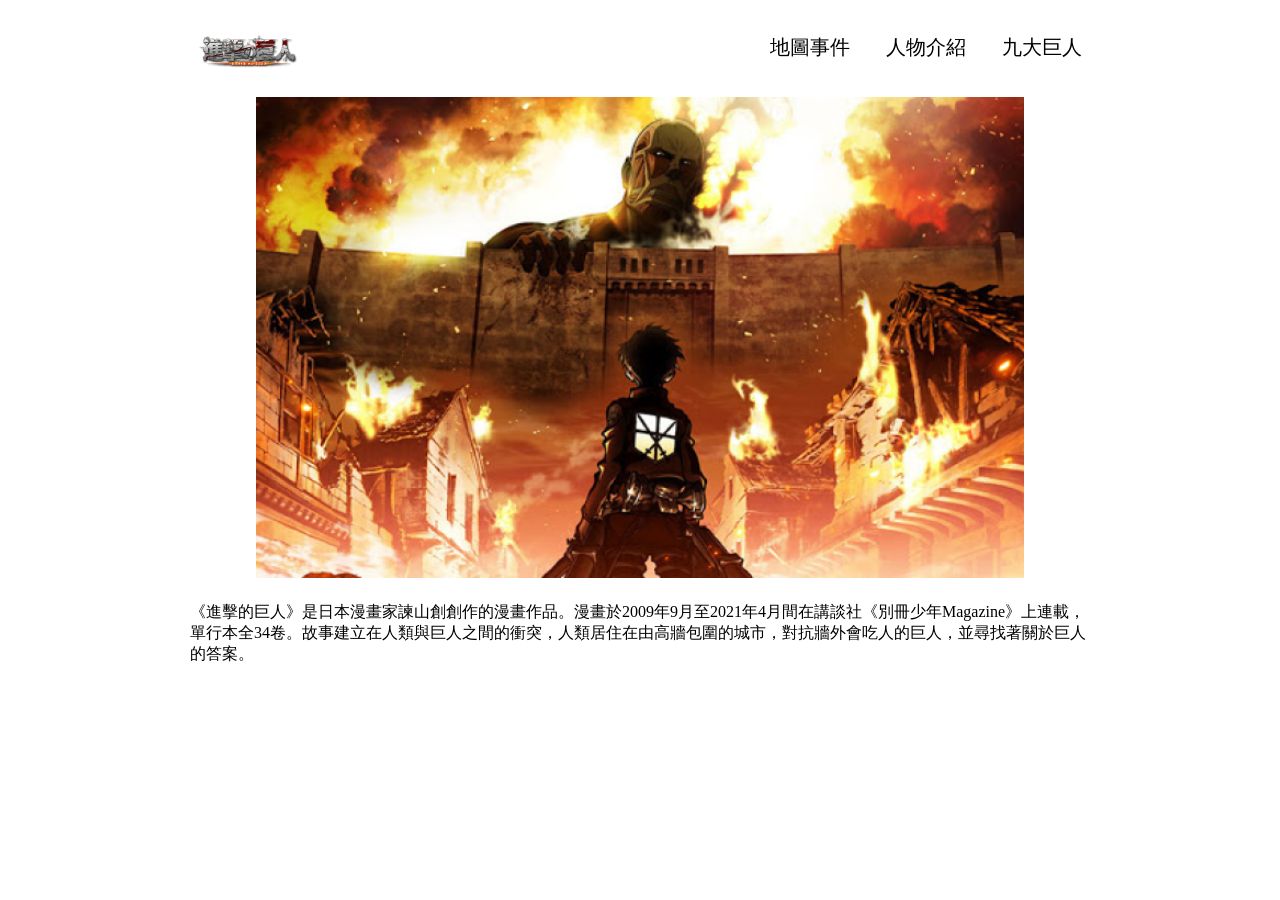
<file: index.html>
<!DOCTYPE html>
<html lang="en">
<head>
    <meta charset="UTF-8">
    <meta name="viewport" content="width=device-width, initial-scale=1.0">   
    <link rel="stylesheet" href="style.css">
    <title>Document</title>
</head>
<body>
    <header class="page-header">
        <h1><a href="index.html"><img class="logo" src="1.png" alt=""></a></h1>
        <nav>
            <ul class="main-nav">
                <li><a href="wall.html">地圖事件</a></li>
                <li><a href="Menu.html">人物介紹</a></li>
                <li><a href="contact.html">九大巨人</a></li>
            </ul>
        </nav>
        
    </header>
    <div >
        <img class="banner" src="2.jpg" alt="">
        <p class="one">《進擊的巨人》是日本漫畫家諫山創創作的漫畫作品。漫畫於2009年9月至2021年4月間在講談社《別冊少年Magazine》上連載，單行本全34卷。故事建立在人類與巨人之間的衝突，人類居住在由高牆包圍的城市，對抗牆外會吃人的巨人，並尋找著關於巨人的答案。</p>
    </div>

</div>
</body>
</html>
</file>
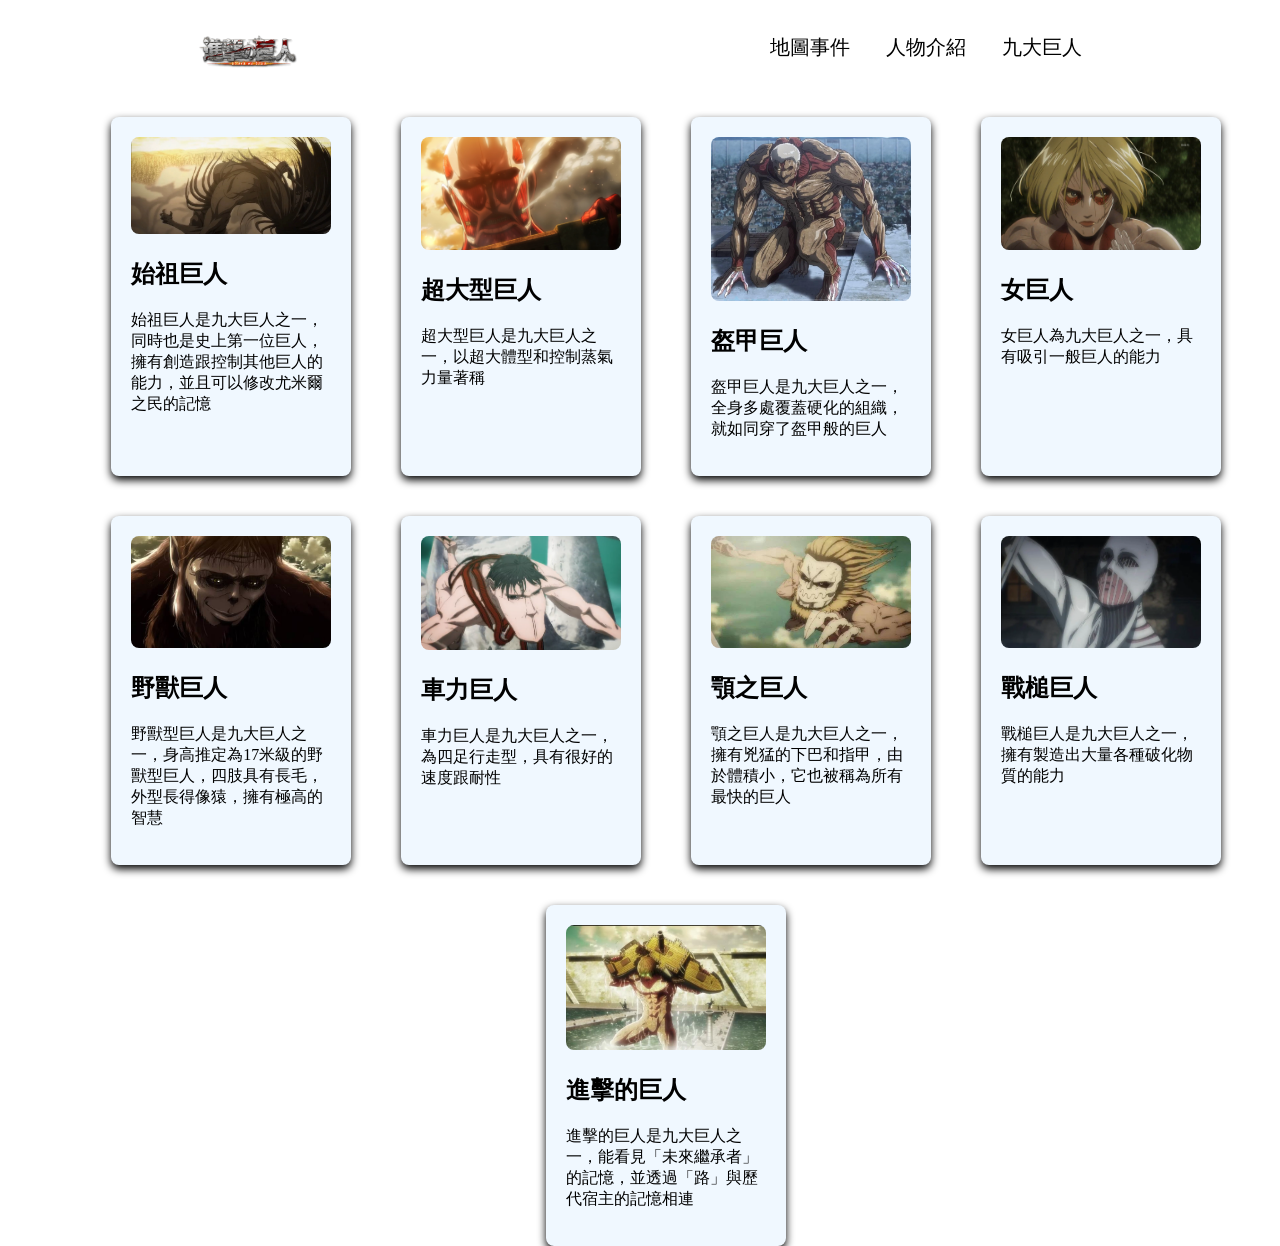
<file: contact.html>
<!DOCTYPE html>
<html lang="en">
<head>
    <meta charset="UTF-8">
    <meta name="viewport" content="width=device-width, initial-scale=1.0">   
    <link rel="stylesheet" href="style.css">
    <title>Document</title>
</head>
<body>
    <header class="page-header">
        <h1><a href="index.html"><img class="logo" src="1.png" alt=""></a></h1>
        <nav>
            <ul class="main-nav">
                <li><a href="wall.html">地圖事件</a></li>
                <li><a href="Menu.html">人物介紹</a></li>
                <li><a href="contact.html">九大巨人</a></li>
            </ul>
        </nav>
        
    </header>
    <div class="sp wp">
    <div class="cad">
        <img class="ph" src="43.jpg" alt="">
        <h2>始祖巨人</h2>
        <p>始祖巨人是九大巨人之一，同時也是史上第一位巨人，擁有創造跟控制其他巨人的能力，並且可以修改尤米爾之民的記憶</p>
    </div>
    <div class="cad">
        <img class="ph" src="42.png" alt="">
        <h2>超大型巨人</h2>
        <p>超大型巨人是九大巨人之一，以超大體型和控制蒸氣力量著稱</p>
    </div>
    <div class="cad">
        <img class="ph" src="44.jpg" alt="">
        <h2>盔甲巨人</h2>
        <p>盔甲巨人是九大巨人之一，全身多處覆蓋硬化的組織，就如同穿了盔甲般的巨人</p>
    </div>
    <div class="cad">
        <img class="ph" src="45.jpg" alt="">
        <h2>女巨人</h2>
        <p>女巨人為九大巨人之一，具有吸引一般巨人的能力</p>
    </div>
    <div class="cad">
        <img class="ph" src="46.jpg" alt="">
        <h2>野獸巨人</h2>
        <p>野獸型巨人是九大巨人之一，身高推定為17米級的野獸型巨人，四肢具有長毛，外型長得像猿，擁有極高的智慧</p>
    </div>
    <div class="cad">
        <img class="ph" src="43.png" alt="">
        <h2>車力巨人</h2>
        <p>車力巨人是九大巨人之一，為四足行走型，具有很好的速度跟耐性</p>
    </div>
    <div class="cad">
        <img class="ph" src="47.jpg" alt="">
        <h2>顎之巨人</h2>
        <p>顎之巨人是九大巨人之一， 擁有兇猛的下巴和指甲，由於體積小，它也被稱為所有最快的巨人</p>
    </div>
    <div class="cad">
        <img class="ph" src="48.jpg" alt="">
        <h2>戰槌巨人</h2>
        <p>戰槌巨人是九大巨人之一，擁有製造出大量各種破化物質的能力</p>
    </div>
    <div class="cad">
        <img class="ph" src="49.jpg" alt="">
        <h2>進擊的巨人</h2>
        <p>進擊的巨人是九大巨人之一，能看見「未來繼承者」的記憶，並透過「路」與歷代宿主的記憶相連</p>
    </div>
    </div>
</body>
</html>
</file>
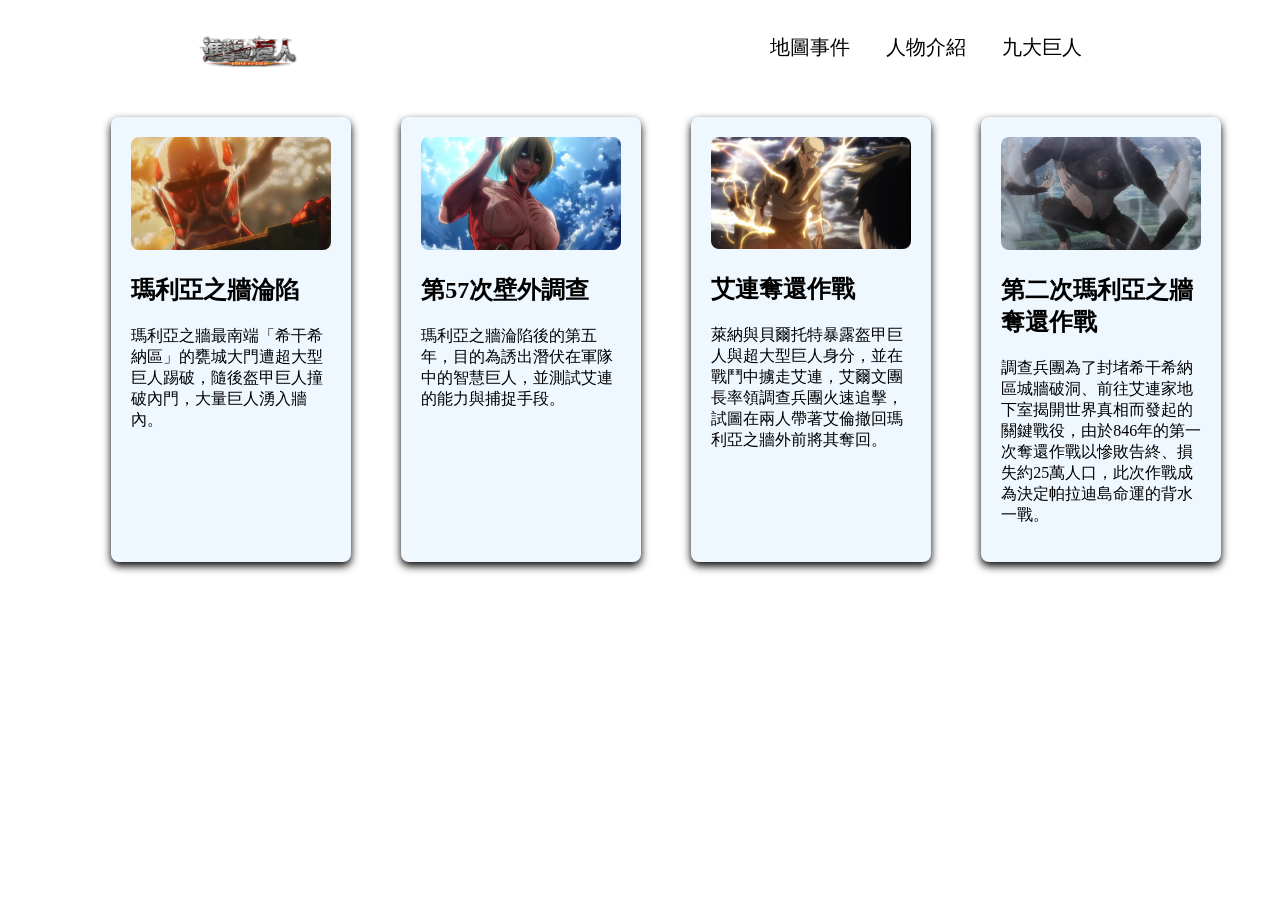
<file: maria.html>
<!DOCTYPE html>
<html lang="en">
<head>
    <meta charset="UTF-8">
    <meta name="viewport" content="width=device-width, initial-scale=1.0">   
    <link rel="stylesheet" href="style.css">
    <title>Document</title>
</head>
<body>
    <header class="page-header">
        <h1><a href="index.html"><img class="logo" src="1.png" alt=""></a></h1>
        <nav>
            <ul class="main-nav">
                <li><a href="wall.html">地圖事件</a></li>
                <li><a href="Menu.html">人物介紹</a></li>
                <li><a href="contact.html">九大巨人</a></li>
            </ul>
        </nav>
        
    </header>
    <div class="sp wp">
    <div class="cad">
        <img class="ph" src="8.jpg" alt="">
        <h2>瑪利亞之牆淪陷</h2>
        <p>瑪利亞之牆最南端「希干希納區」的甕城大門遭超大型巨人踢破，隨後盔甲巨人撞破內門，大量巨人湧入牆內。</p>
    </div>
    <div class="cad">
        <img class="ph" src="9.png" alt="">
        <h2>第57次壁外調查</h2>
        <p>瑪利亞之牆淪陷後的第五年，目的為誘出潛伏在軍隊中的智慧巨人，並測試艾連的能力與捕捉手段。</p>
    </div>
    <div class="cad">
        <img class="ph" src="10.jpg" alt="">
        <h2>艾連奪還作戰</h2>
        <p>萊納與貝爾托特暴露盔甲巨人與超大型巨人身分，並在戰鬥中擄走艾連，艾爾文團長率領調查兵團火速追擊，試圖在兩人帶著艾倫撤回瑪利亞之牆外前將其奪回。</p>
    </div>
    <div class="cad">
        <img class="ph" src="11.jpg" alt="">
        <h2>第二次瑪利亞之牆奪還作戰</h2>
        <p>調查兵團為了封堵希干希納區城牆破洞、前往艾連家地下室揭開世界真相而發起的關鍵戰役，由於846年的第一次奪還作戰以慘敗告終、損失約25萬人口，此次作戰成為決定帕拉迪島命運的背水一戰。</p>
    </div>
    </div>
</div>
</body>
</html>
</file>
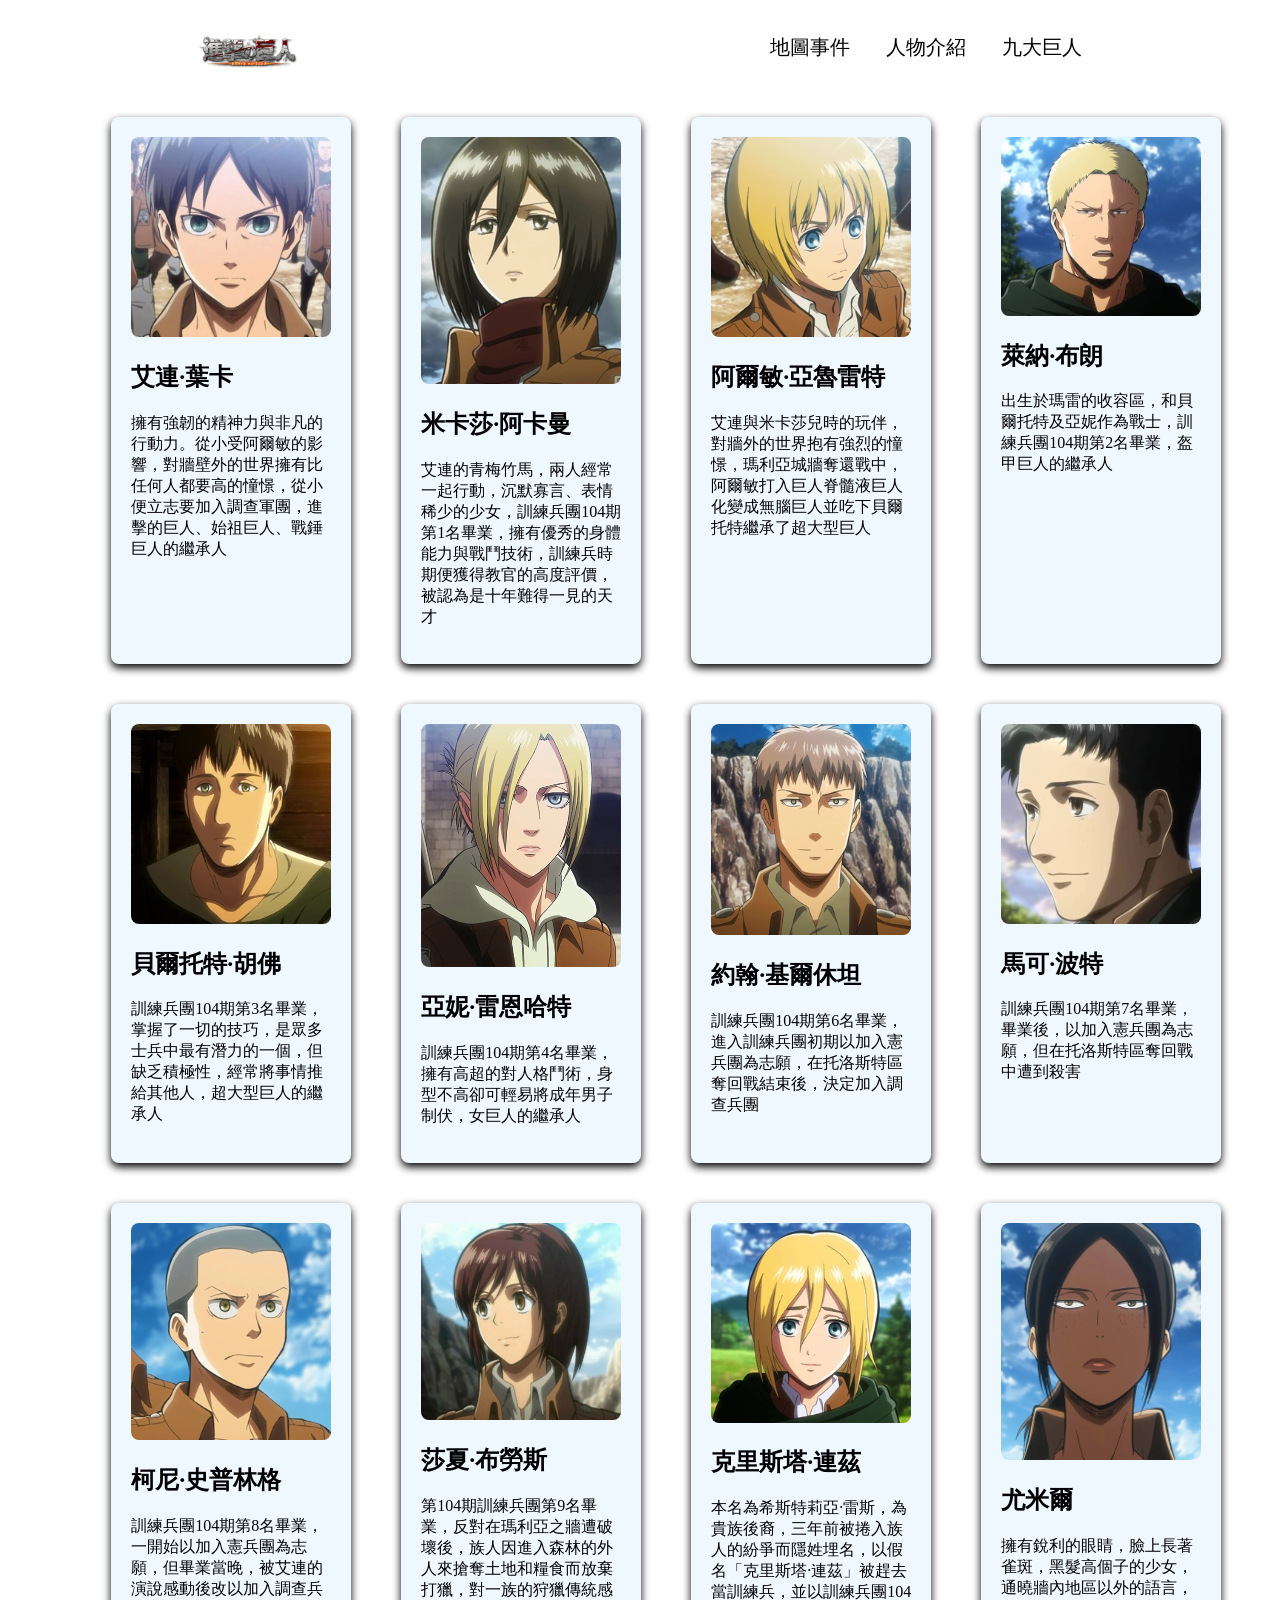
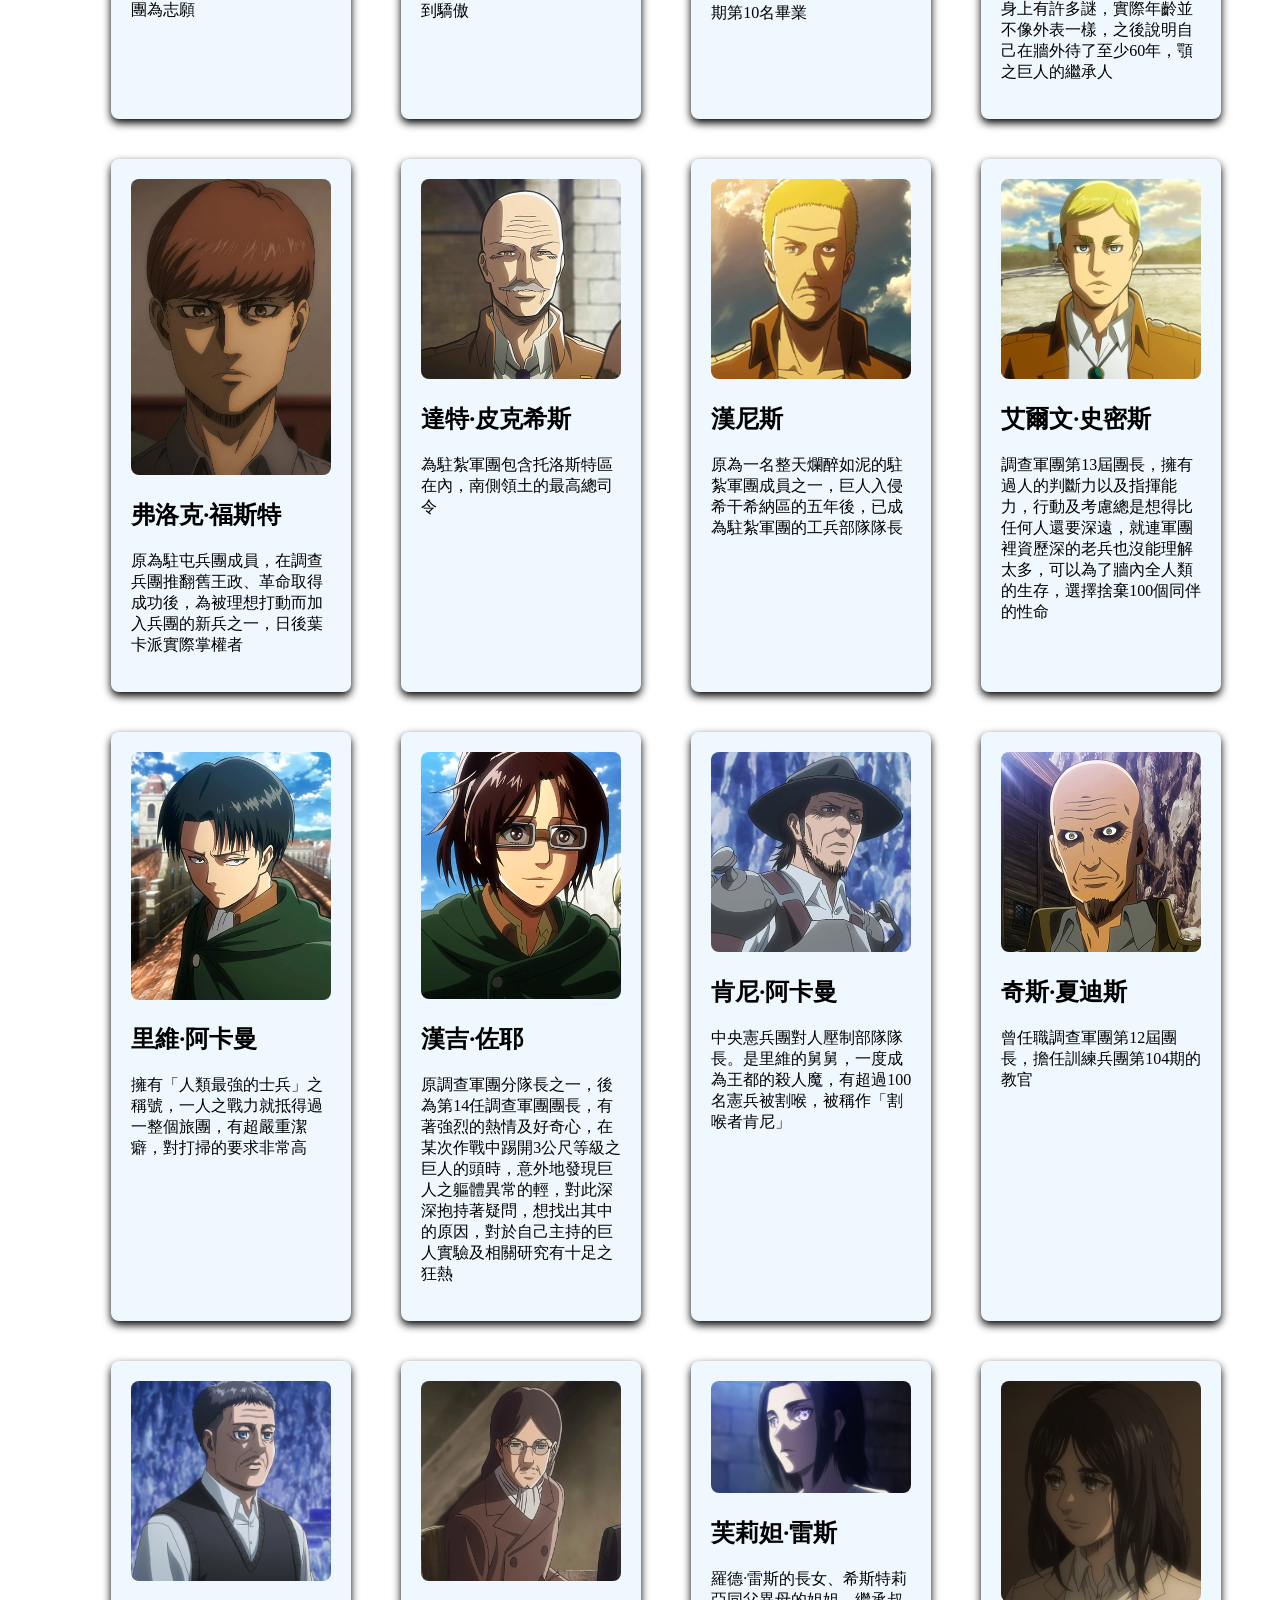
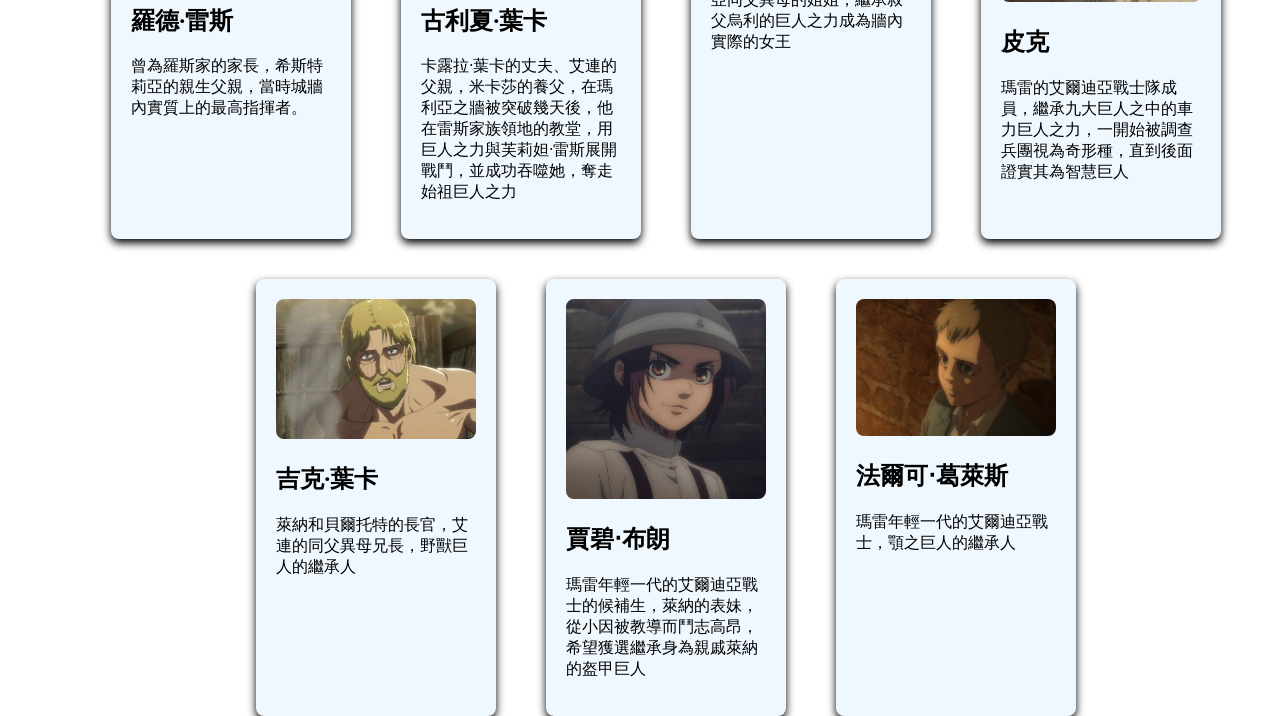
<file: Menu.html>
<!DOCTYPE html>
<html lang="en">
<head>
    <meta charset="UTF-8">
    <meta name="viewport" content="width=device-width, initial-scale=1.0">   
    <link rel="stylesheet" href="style.css">
    <title>Document</title>
</head>
<body>
    <header class="page-header">
        <h1><a href="index.html"><img class="logo" src="1.png" alt=""></a></h1>
        <nav>
            <ul class="main-nav">
                <li><a href="wall.html">地圖事件</a></li>
                <li><a href="Menu.html">人物介紹</a></li>
                <li><a href="contact.html">九大巨人</a></li>
            </ul>
        </nav>
        
    </header>
    <div class="sp wp">
    <div class="cad">
        <img class="ph" src="18.jpg" alt="">
        <h2>艾連·葉卡</h2>
        <p>擁有強韌的精神力與非凡的行動力。從小受阿爾敏的影響，對牆壁外的世界擁有比任何人都要高的憧憬，從小便立志要加入調查軍團，進擊的巨人、始祖巨人、戰錘巨人的繼承人</p>
    </div>
    <div class="cad">
        <img class="ph" src="19.jpg" alt="">
        <h2>米卡莎·阿卡曼</h2>
        <p>艾連的青梅竹馬，兩人經常一起行動，沉默寡言、表情稀少的少女，訓練兵團104期第1名畢業，擁有優秀的身體能力與戰鬥技術，訓練兵時期便獲得教官的高度評價，被認為是十年難得一見的天才</p>
    </div>
    <div class="cad">
        <img class="ph" src="17.jpg" alt="">
        <h2>阿爾敏·亞魯雷特</h2>
        <p>艾連與米卡莎兒時的玩伴，對牆外的世界抱有強烈的憧憬，瑪利亞城牆奪還戰中，阿爾敏打入巨人脊髓液巨人化變成無腦巨人並吃下貝爾托特繼承了超大型巨人</p>
    </div>
    <div class="cad">
        <img class="ph" src="21.jpg" alt="">
        <h2>萊納·布朗</h2>
        <p>出生於瑪雷的收容區，和貝爾托特及亞妮作為戰士，訓練兵團104期第2名畢業，盔甲巨人的繼承人</p>
    </div>
    <div class="cad">
        <img class="ph" src="22.jpg" alt="">
        <h2>貝爾托特·胡佛</h2>
        <p>訓練兵團104期第3名畢業，掌握了一切的技巧，是眾多士兵中最有潛力的一個，但缺乏積極性，經常將事情推給其他人，超大型巨人的繼承人</p>
    </div>
    <div class="cad">
        <img class="ph" src="20.jpg" alt="">
        <h2>亞妮·雷恩哈特</h2>
        <p>訓練兵團104期第4名畢業，擁有高超的對人格鬥術，身型不高卻可輕易將成年男子制伏，女巨人的繼承人</p>
    </div>
    <div class="cad">
        <img class="ph" src="23.jpg" alt="">
        <h2>約翰·基爾休坦</h2>
        <p>訓練兵團104期第6名畢業，進入訓練兵團初期以加入憲兵團為志願，在托洛斯特區奪回戰結束後，決定加入調查兵團</p>
    </div>
    <div class="cad">
        <img class="ph" src="24.jpg" alt="">
        <h2>馬可·波特</h2>
        <p>訓練兵團104期第7名畢業，畢業後，以加入憲兵團為志願，但在托洛斯特區奪回戰中遭到殺害</p>
    </div>
    <div class="cad">
        <img class="ph" src="25.jpg" alt="">
        <h2>柯尼·史普林格</h2>
        <p>訓練兵團104期第8名畢業，一開始以加入憲兵團為志願，但畢業當晚，被艾連的演說感動後改以加入調查兵團為志願</p>
    </div>
    <div class="cad">
        <img class="ph" src="26.jpg" alt="">
        <h2>莎夏·布勞斯</h2>
        <p>第104期訓練兵團第9名畢業，反對在瑪利亞之牆遭破壞後，族人因進入森林的外人來搶奪土地和糧食而放棄打獵，對一族的狩獵傳統感到驕傲</p>
    </div>
    <div class="cad">
        <img class="ph" src="27.jpg" alt="">
        <h2>克里斯塔·連茲</h2>
        <p>本名為希斯特莉亞·雷斯，為貴族後裔，三年前被捲入族人的紛爭而隱姓埋名，以假名「克里斯塔·連茲」被趕去當訓練兵，並以訓練兵團104期第10名畢業</p>
    </div>
    <div class="cad">
        <img class="ph" src="28.jpg" alt="">
        <h2>尤米爾</h2>
        <p>擁有銳利的眼睛，臉上長著雀斑，黑髮高個子的少女，通曉牆內地區以外的語言，身上有許多謎，實際年齡並不像外表一樣，之後說明自己在牆外待了至少60年，顎之巨人的繼承人</p>
    </div>
    <div class="cad">
        <img class="ph" src="29.jpg" alt="">
        <h2>弗洛克·福斯特</h2>
        <p>原為駐屯兵團成員，在調查兵團推翻舊王政、革命取得成功後，為被理想打動而加入兵團的新兵之一，日後葉卡派實際掌權者</p>
    </div>
    <div class="cad">
        <img class="ph" src="30.jpg" alt="">
        <h2>達特·皮克希斯</h2>
        <p>為駐紮軍團包含托洛斯特區在內，南側領土的最高總司令</p>
    </div>
    <div class="cad">
        <img class="ph" src="31.jpg" alt="">
        <h2>漢尼斯</h2>
        <p>原為一名整天爛醉如泥的駐紮軍團成員之一，巨人入侵希干希納區的五年後，已成為駐紮軍團的工兵部隊隊長</p>
    </div>
    <div class="cad">
        <img class="ph" src="32.jpg" alt="">
        <h2>艾爾文·史密斯</h2>
        <p>調查軍團第13屆團長，擁有過人的判斷力以及指揮能力，行動及考慮總是想得比任何人還要深遠，就連軍團裡資歷深的老兵也沒能理解太多，可以為了牆內全人類的生存，選擇捨棄100個同伴的性命</p>
    </div>
    <div class="cad">
        <img class="ph" src="33.jpg" alt="">
        <h2>里維·阿卡曼</h2>
        <p>擁有「人類最強的士兵」之稱號，一人之戰力就抵得過一整個旅團，有超嚴重潔癖，對打掃的要求非常高</p>
    </div>
    <div class="cad">
        <img class="ph" src="34.jpg" alt="">
        <h2>漢吉·佐耶</h2>
        <p>原調查軍團分隊長之一，後為第14任調查軍團團長，有著強烈的熱情及好奇心，在某次作戰中踢開3公尺等級之巨人的頭時，意外地發現巨人之軀體異常的輕，對此深深抱持著疑問，想找出其中的原因，對於自己主持的巨人實驗及相關研究有十足之狂熱</p>
    </div>
    <div class="cad">
        <img class="ph" src="35.jpg" alt="">
        <h2>肯尼·阿卡曼</h2>
        <p>中央憲兵團對人壓制部隊隊長。是里維的舅舅，一度成為王都的殺人魔，有超過100名憲兵被割喉，被稱作「割喉者肯尼」</p>
    </div>
    <div class="cad">
        <img class="ph" src="36.jpg" alt="">
        <h2>奇斯·夏迪斯</h2>
        <p>曾任職調查軍團第12屆團長，擔任訓練兵團第104期的教官</p>
    </div>
    <div class="cad">
        <img class="ph" src="37.jpg" alt="">
        <h2>羅德·雷斯</h2>
        <p>曾為羅斯家的家長，希斯特莉亞的親生父親，當時城牆內實質上的最高指揮者。</p>
    </div>
    <div class="cad">
        <img class="ph" src="38.jpg" alt="">
        <h2>古利夏·葉卡</h2>
        <p>卡露拉·葉卡的丈夫、艾連的父親，米卡莎的養父，在瑪利亞之牆被突破幾天後，他在雷斯家族領地的教堂，用巨人之力與芙莉妲·雷斯展開戰鬥，並成功吞噬她，奪走始祖巨人之力</p>
    </div>
    <div class="cad">
        <img class="ph" src="39.jpg" alt="">
        <h2>芙莉妲·雷斯</h2>
        <p>羅德·雷斯的長女、希斯特莉亞同父異母的姐姐，繼承叔父烏利的巨人之力成為牆內實際的女王</p>
    </div>
    <div class="cad">
        <img class="ph" src="41.png" alt="">
        <h2>皮克</h2>
        <p>瑪雷的艾爾迪亞戰士隊成員，繼承九大巨人之中的車力巨人之力，一開始被調查兵團視為奇形種，直到後面證實其為智慧巨人</p>
    </div>
    <div class="cad">
        <img class="ph" src="40.png" alt="">
        <h2>吉克·葉卡</h2>
        <p>萊納和貝爾托特的長官，艾連的同父異母兄長，野獸巨人的繼承人</p>
    </div>
    <div class="cad">
        <img class="ph" src="41.jpg" alt="">
        <h2>賈碧‧布朗</h2>
        <p>瑪雷年輕一代的艾爾迪亞戰士的候補生，萊納的表妹，從小因被教導而鬥志高昂，希望獲選繼承身為親戚萊納的盔甲巨人</p>
    </div>
    <div class="cad">
        <img class="ph" src="42.jpg" alt="">
        <h2>法爾可‧葛萊斯</h2>
        <p>瑪雷年輕一代的艾爾迪亞戰士，顎之巨人的繼承人</p>
    </div>
    </div>
</div>
</body>
</html>
</file>
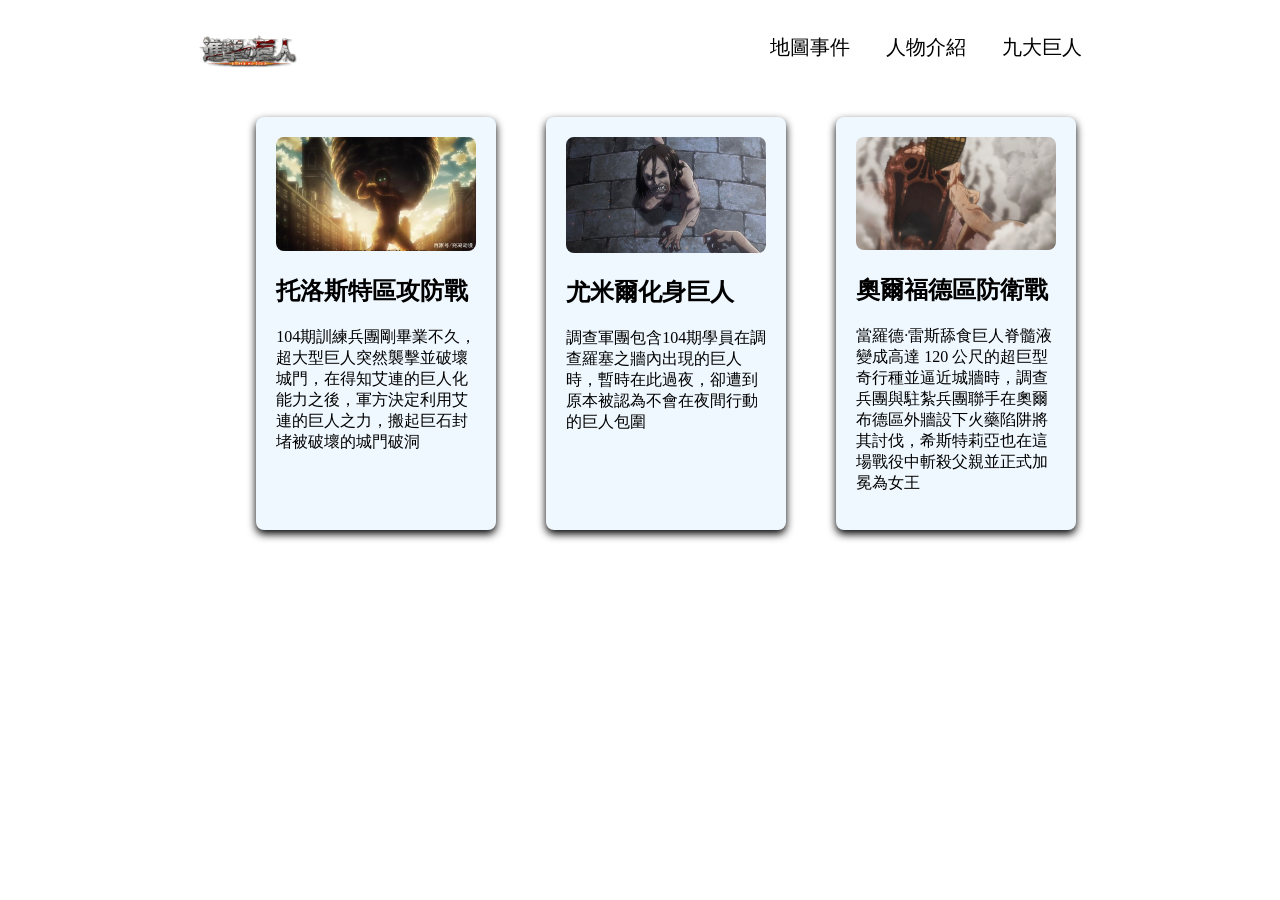
<file: rose.html>
<!DOCTYPE html>
<html lang="en">
<head>
    <meta charset="UTF-8">
    <meta name="viewport" content="width=device-width, initial-scale=1.0">   
    <link rel="stylesheet" href="style.css">
    <title>Document</title>
</head>
<body>
    <header class="page-header">
        <h1><a href="index.html"><img class="logo" src="1.png" alt=""></a></h1>
        <nav>
            <ul class="main-nav">
                <li><a href="wall.html">地圖事件</a></li>
                <li><a href="Menu.html">人物介紹</a></li>
                <li><a href="contact.html">九大巨人</a></li>
            </ul>
        </nav>
        
    </header>
    <div class="sp wp">
    <div class="cad">
        <img class="ph" src="12.jpg" alt="">
        <h2>托洛斯特區攻防戰</h2>
        <p>104期訓練兵團剛畢業不久，超大型巨人突然襲擊並破壞城門，在得知艾連的巨人化能力之後，軍方決定利用艾連的巨人之力，搬起巨石封堵被破壞的城門破洞</p>
    </div>
    <div class="cad">
        <img class="ph" src="13.jpg" alt="">
        <h2>尤米爾化身巨人</h2>
        <p>調查軍團包含104期學員在調查羅塞之牆內出現的巨人時，暫時在此過夜，卻遭到原本被認為不會在夜間行動的巨人包圍</p>
    </div>
    <div class="cad">
        <img class="ph" src="15.jpg" alt="">
        <h2>奧爾福德區防衛戰</h2>
        <p>當羅德·雷斯舔食巨人脊髓液變成高達 120 公尺的超巨型奇行種並逼近城牆時，調查兵團與駐紮兵團聯手在奧爾布德區外牆設下火藥陷阱將其討伐，希斯特莉亞也在這場戰役中斬殺父親並正式加冕為女王</p>
    </div>
    </div>
</div>
</body>
</html>
</file>
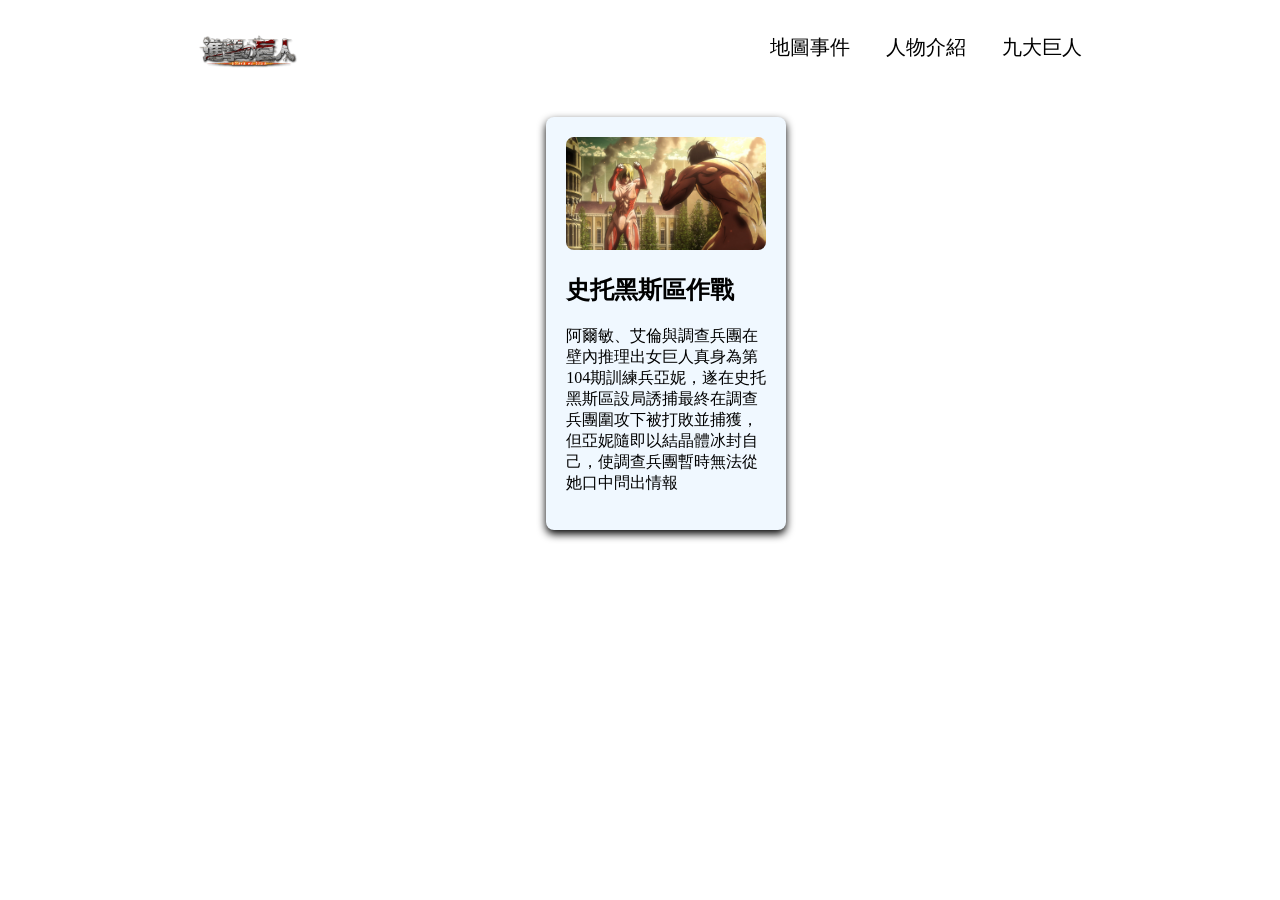
<file: sina.html>
<!DOCTYPE html>
<html lang="en">
<head>
    <meta charset="UTF-8">
    <meta name="viewport" content="width=device-width, initial-scale=1.0">   
    <link rel="stylesheet" href="style.css">
    <title>Document</title>
</head>
<body>
    <header class="page-header">
        <h1><a href="index.html"><img class="logo" src="1.png" alt=""></a></h1>
        <nav>
            <ul class="main-nav">
                <li><a href="wall.html">地圖事件</a></li>
                <li><a href="Menu.html">人物介紹</a></li>
                <li><a href="contact.html">九大巨人</a></li>
            </ul>
        </nav>
        
    </header>
    <div class="sp wp">
    <div class="cad">
        <img class="ph" src="16.jpg" alt="">
        <h2>史托黑斯區作戰</h2>
        <p>阿爾敏、艾倫與調查兵團在壁內推理出女巨人真身為第104期訓練兵亞妮，遂在史托黑斯區設局誘捕最終在調查兵團圍攻下被打敗並捕獲，但亞妮隨即以結晶體冰封自己，使調查兵團暫時無法從她口中問出情報</p>
    </div>
    </div>
</div>
</body>
</html>
</file>
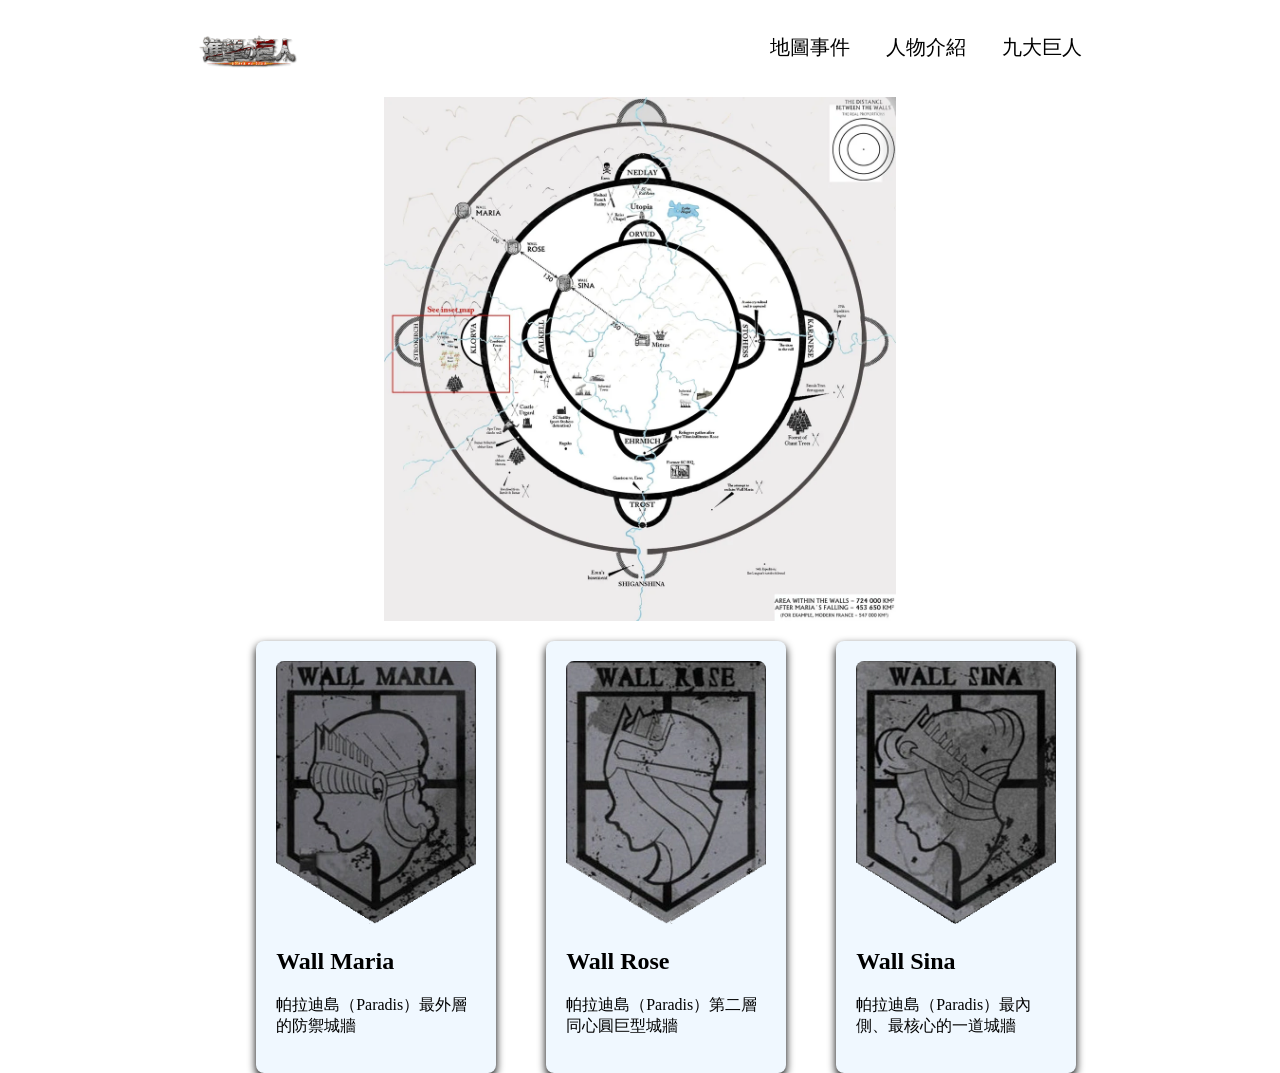
<file: wall.html>
<!DOCTYPE html>
<html lang="en">
<head>
    <meta charset="UTF-8">
    <meta name="viewport" content="width=device-width, initial-scale=1.0">   
    <link rel="stylesheet" href="style.css">
    <title>Document</title>
</head>
<body>
    <header class="page-header">
        <h1><a href="index.html"><img class="logo" src="1.png" alt=""></a></h1>
        <nav>
            <ul class="main-nav">
                <li><a href="wall.html">地圖事件</a></li>
                <li><a href="Menu.html">人物介紹</a></li>
                <li><a href="contact.html">九大巨人</a></li>
            </ul>
        </nav>
        
    </header>
    <div>
        <img class="banne" src="3.jpg" alt="">
    </div>
    <div class="sp wp">
    <div class="cad">
        <a href="maria.html"><img class="ph" src="7.jpg" alt=""></a>
        <h2>Wall Maria</h2>
        <p>帕拉迪島（Paradis）最外層的防禦城牆</p>
    </div>
    <div class="cad">
        <a href="rose.html"><img class="ph" src="5.jpg" alt=""></a>
        <h2>Wall Rose</h2>
        <p>帕拉迪島（Paradis）第二層同心圓巨型城牆</p>
    </div>
    <div class="cad">
        <a href="sina.html"><img class="ph" src="6.jpg" alt=""></a>
        <h2>Wall Sina</h2>
        <p>帕拉迪島（Paradis）最內側、最核心的一道城牆</p>
    </div>
    </div>
</div>
</body>
</html>
</file>
<file: style.css>
@charset "UTF-8";
body{
    background-color: rgb(107, 107, 107);
    margin: 0;               
    padding: 0;
}
.pin{
    width: 70px;
    position: absolute;
    transform: translate(500%, -20%);
    display: block;
    transition: transform 0.2s ease;
}
.logo{
    width: 100px;
    margin-top: 14px;
}
.one{
    max-width: 900px;
    margin: 0 auto;
    margin-top: 24px;
}
.page-header{
    display: flex;
    justify-content: space-around;
}
.main-nav{
    display: flex;
    font-size: 1.25rem;
    text-transform: uppercase;
    margin-top: 34px;
    list-style: none;
}
.main-nav li{
    margin-left: 36px;
}
.main-nav a{
    font-family: "Playwrite AR Guides", cursive;
  font-weight: 400;
  font-style: normal;
    text-decoration: none;
    color: black;
}
.main-nav a:hover{
    color: #8ea1ff;
}
.banner{
    width: 60%;       /* 讓圖片寬度佔滿整個螢幕或父元素 */
    margin-left: auto;
    margin-right: auto;
    display: block;
}
.banne{
    width: 40%;       /* 讓圖片寬度佔滿整個螢幕或父元素 */
    margin-left: auto;
    margin-right: auto;
    display: block;
}
.wp{
    width: 1200px;
    margin: 0 auto;
    padding: 0 4%;
}
article{
    width: 70%;
}
aside{
    width: 22%;
}
.news-content{
    display: flex;
    justify-content: space-between;
    margin-bottom: 40px;
    margin-top: 40px;
}
.post-info{
    position: relative;
    padding-top: 4px;
    margin-bottom: 40px;
}
.post-date{
    background: #0bd;
    border-radius: 50%;
    color: aliceblue;
    width: 100px;
    height: 100px;
    font-size: 1.625rem;
    text-align: center;
    position: absolute;
    top: 0;
    padding-top: 10px
}
.post-title , .post-cat{
    margin-left: 120px;
}
.post-date span{
    font-size: 1rem;
    border-top: 1px #fa8875 solid;
    padding-top: 6px;
    display: block;
    width: 60%;
    margin: 0 auto;
}
.lef{
    max-width: 60%;
}
.ft{
    text-align: center;
    background-color: chocolate;
    color: aquamarine;
}
.ki{
    display: flex;
    justify-content: space-between;
    flex-wrap: wrap;
}
.pq{
    max-width: 600px;
}
.rr{
    max-width: 1000px;
}
.cake{
    color: #fa8875;
}
.ca{
    border-radius: 8px;
    max-width: 500px;
}
.cc{
    margin-left: 550px;
}
.cad{
    box-shadow: 0 4px 8px 0 rgba(0,0, 0, 2);
    transition: 0.3s;
    width: 200px;
    background-color: aliceblue;

    margin-left: 30px;
    margin-top: 20px;
    padding: 20px;
    border-radius: 8px;
}
.ph{
    width: 100%;
    border-radius: 8px;
}
.sp{
    display: flex;
    justify-content: center; 
    gap: 20px;               
    flex-wrap: wrap;       
    margin-top: 24px;
}
.wp{
    max-width: 1200px;
    margin: 0 auto;
    padding: 0 4%;
    flex-wrap: wrap;
}
body{
    background-color: rgb(255, 255, 255);
}
.qp{
    background-color: aliceblue;
    display: flex;
}
.photo{
    width: 20%;
}
.wd{
    width: 75%;
}
.rq{
    width: 100%;
    margin-top: 20px;
}
.k{
    font-size: 1.2rem;
}
</file>
